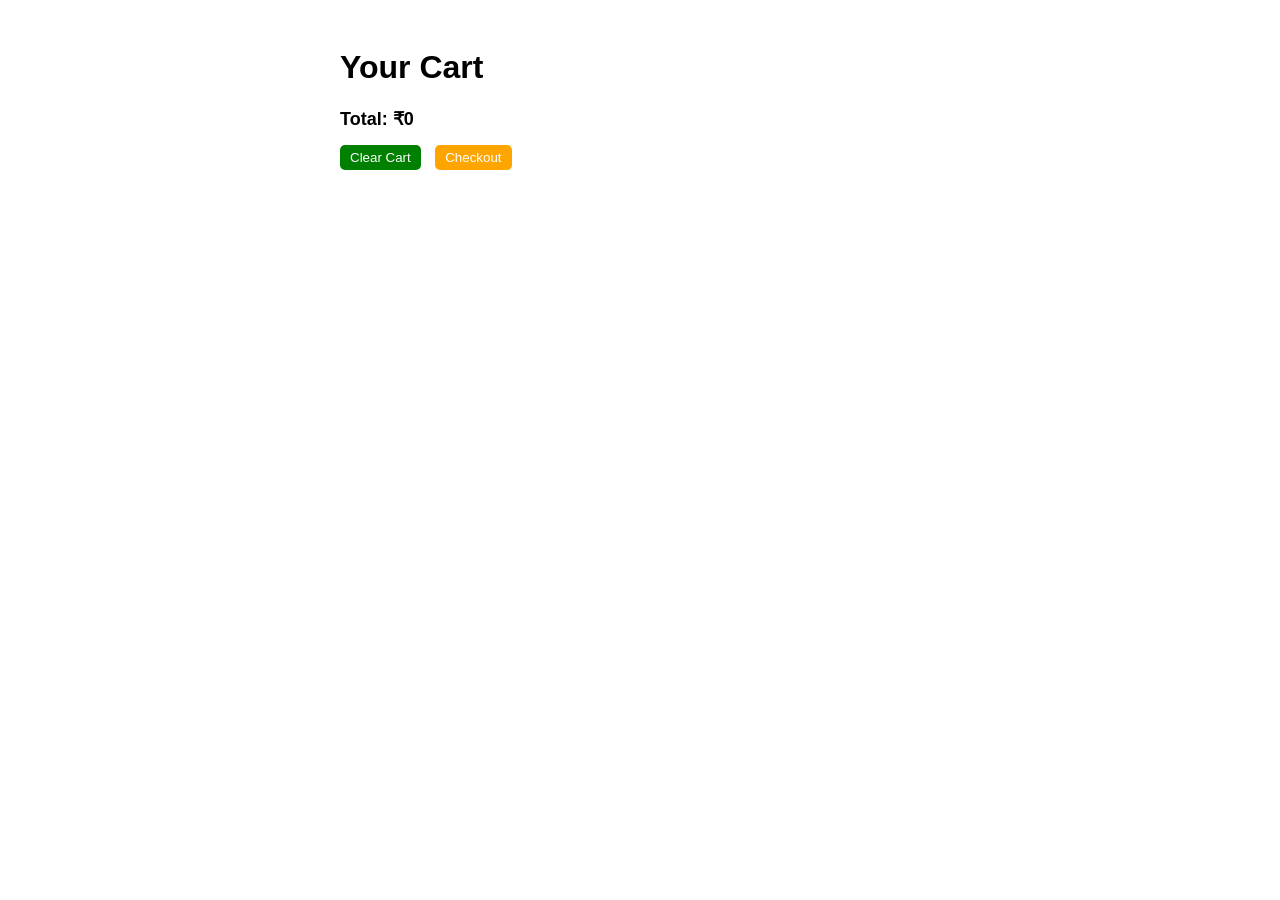
<file: Task-5-main/cart.html>
<!DOCTYPE html>
<html lang="en">
<head>
  <meta charset="UTF-8">
  <meta name="viewport" content="width=device-width, initial-scale=1.0">
  <title>Cart Page</title>
  <style>
    body {
      font-family: Arial, sans-serif;
      padding: 20px;
    }
    .cart-container {
      max-width: 600px;
      margin: auto;
    }
    ul {
      list-style: none;
      padding: 0;
    }
    li {
      display: flex;
      align-items: center;
      margin: 10px 0;
      background: #f8f8f8;
      padding: 10px;
      border-radius: 5px;
      justify-content: space-between;
    }
    li img {
      border-radius: 5px;
      margin-right: 10px;
    }
    button {
      padding: 5px 10px;
      background: red;
      color: white;
      border: none;
      border-radius: 5px;
      cursor: pointer;
    }
    #cartTotal {
      font-size: 18px;
      margin-top: 20px;
      font-weight: bold;
    }
    .btns {
      margin-top: 15px;
    }
    .btns button {
      margin-right: 10px;
      background: green;
    }
    .btns button:last-child {
      background: orange;
    }
  </style>
</head>
<body>
  <div class="cart-container">
    <h1>Your Cart</h1>
    <ul id="cartItems"></ul>
    <h2 id="cartTotal">Total: ₹0</h2>
    <div class="btns">
      <button onclick="clearCart()">Clear Cart</button>
      <button onclick="checkout()">Checkout</button>
    </div>
  </div>

  <script>
    let cart = JSON.parse(localStorage.getItem("cart")) || [];
    function renderCart() {
      const cartItems = document.getElementById("cartItems");
      const cartTotal = document.getElementById("cartTotal");
      cartItems.innerHTML = "";
      let total = 0;
      cart.forEach((item, index) => {
        let price = parseFloat(item.price.toString().replace("₹", "").trim());
        let quantity = item.quantity || 1;
        total += price * quantity;
        cartItems.innerHTML += `
          <li>
            <div>
              <img src="${item.image}" width="50" height="50">
              ${item.name} - ₹${price} × ${quantity}
            </div>
            <button onclick="removeItem(${index})">Remove</button>
          </li>
        `;
      });
      cartTotal.innerText = "Total: ₹" + total;
    }

    function removeItem(index) {
      cart.splice(index, 1);
      localStorage.setItem("cart", JSON.stringify(cart));
      renderCart();
    }

    function clearCart() {
      cart = [];
      localStorage.removeItem("cart");
      renderCart();
    }

    function checkout() {
      if (cart.length === 0) {
        alert("Your cart is empty!");
        return;
      }
      alert("Thank you for your purchase 🎉! Total bill: ₹" + 
            document.getElementById("cartTotal").innerText.replace("Total: ₹",""));
      clearCart();
    }
    renderCart();
  </script>
</body>
</html>
</file>
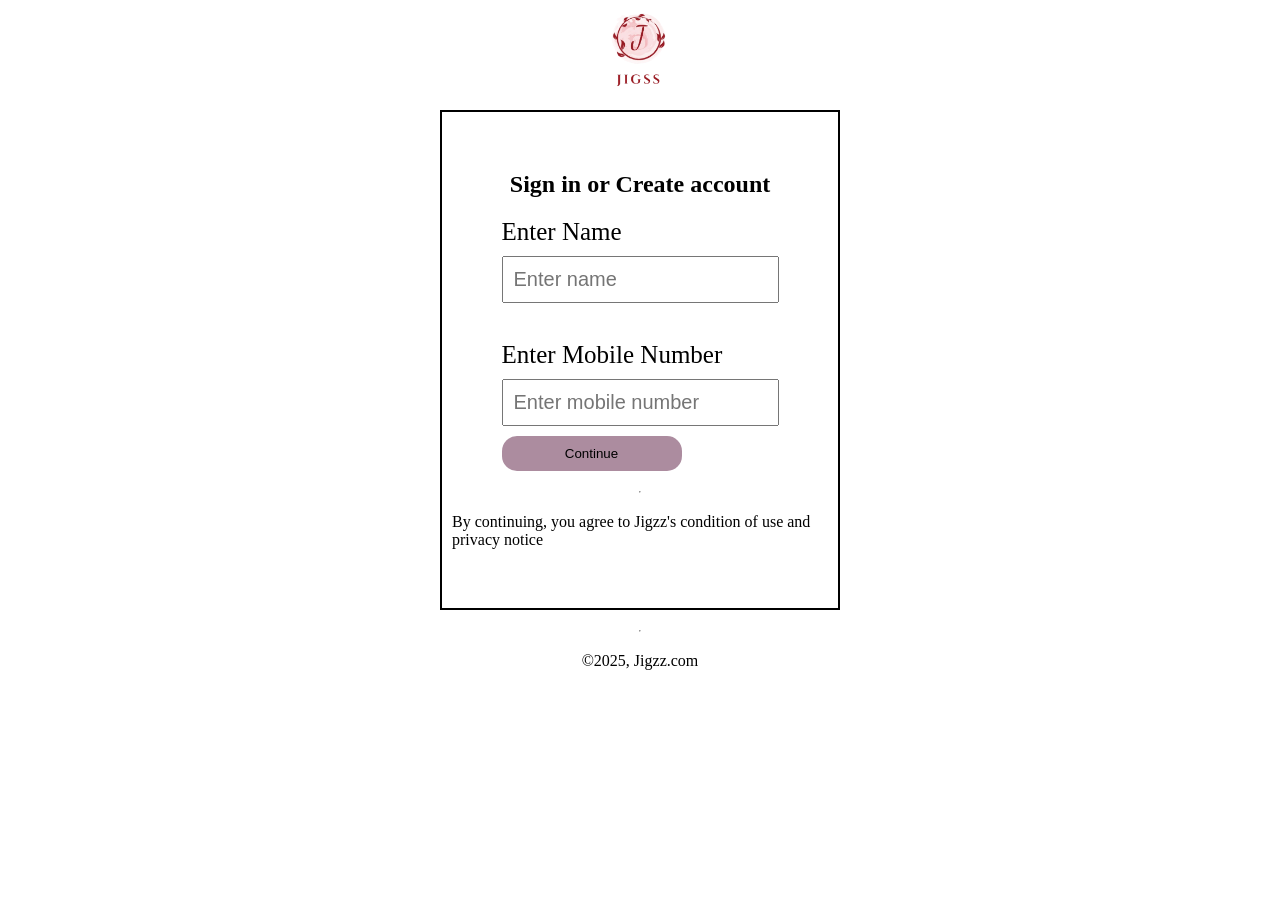
<file: Task-5-main/login.html>
<!DOCTYPE html>
<html lang="en">
<head>
    <meta charset="UTF-8">
    <meta name="viewport" content="width=device-width, initial-scale=1.0">
    <title>User login</title>
    <link rel="stylesheet" href="form.css">
</head>
<body>
    <div class="main">
        <img src="LOGO.png" alt="Logo">
        <div class="form">
            <h2>Sign in or Create account</h2>
           <form onsubmit="return loginUser(event)">
    <label>Enter Name</label>
    <input type="text" id="username" placeholder="Enter name" required><br>
    <label>Enter Mobile Number</label>
    <input type="number" id="mobile" placeholder="Enter mobile number" required>                
    <button type="submit">Continue</button>
</form>
            <hr>
            <p>By continuing, you agree to Jigzz's condition of use and privacy notice</p>
        </div>
        <hr>
        <p>&copy;2025, Jigzz.com</p>
    </div>

    <script>
        function loginUser(event) {
        event.preventDefault(); // stop form from reloading page

        let username = document.getElementById("username").value;
        let mobile = document.getElementById("mobile").value;

        if (username === "" || mobile === "") {
            alert("Please enter all details");
            return false;
        }

        // save in localStorage
        localStorage.setItem("user", username);
        localStorage.setItem("mobile", mobile);

        alert("Login successful! Welcome " + username);
        window.location.href = "index.html"; // redirect to homepage
        return false;
    }


    </script>
</body>
</html>
</file>
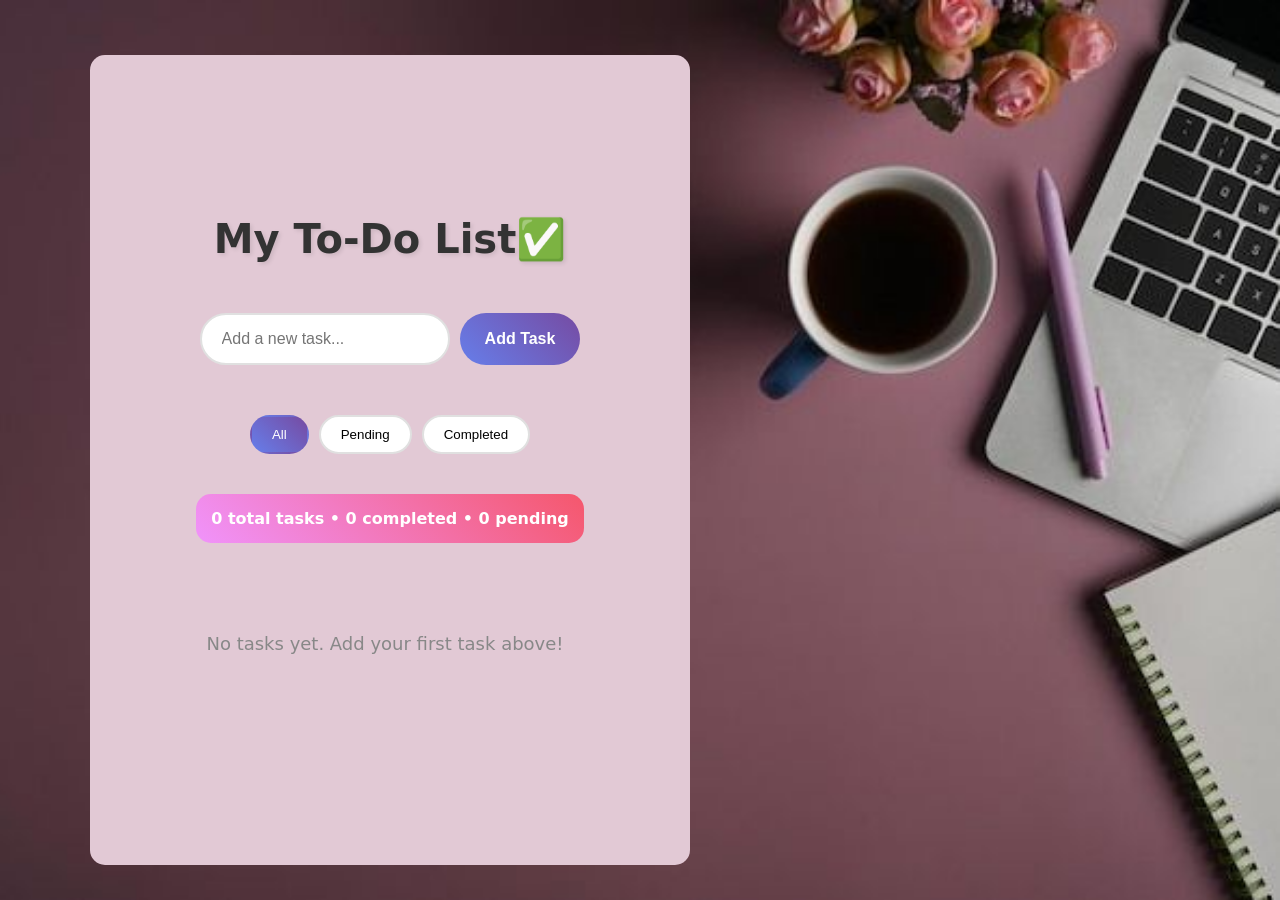
<file: Task-4-main/TO_DO/todo.html>
<!DOCTYPE html>
<html lang="en">
<head>
    <meta charset="UTF-8">
    <meta name="viewport" content="width=device-width, initial-scale=1.0">
    <title>Document</title>
    <link rel="stylesheet" href="todo.css">
</head>
<body>
    <div class="container">
        <h1>My To-Do List✅</h1>
        
        <div class="input-section">
            <input type="text" id="todoInput" placeholder="Add a new task..." maxlength="200">
            <button id="addBtn">Add Task</button>
        </div>

        <div class="filter-section">
            <button class="filter-btn active" data-filter="all">All</button>
            <button class="filter-btn" data-filter="pending">Pending</button>
            <button class="filter-btn" data-filter="completed">Completed</button>
        </div>

        <div class="todo-stats">
            <span id="totalTasks">0</span> total tasks • 
            <span id="completedTasks">0</span> completed • 
            <span id="pendingTasks">0</span> pending
        </div>

        <div id="todoList"></div>

        <button id="clearAllBtn" class="clear-all-btn" style="display: none;">Clear All Tasks</button>
    </div>
    <script src="todo.js"></script>
</body>
</html>
</file>
<file: Task-5-main/form.css>
*{
    margin:0;
    padding:0;
    box-sizing: border-box;
}
body,html{
    height:100%;
    width: 100%;

}
.main{
    padding:10px;
    display: flex;
    flex-direction: column;
    justify-content: center;
    align-items: center;
    gap:20px;
}
img{
    height: 80px;
}
.form{
    display: flex;
    flex-direction: column;
    justify-content: center;
    align-items: center;
    gap:20px;
    border:2px solid black;
    padding:10px;
    height:500px;
    width:400px;
}
.form input{
    padding:10px;       
    font-size: 20px;
}
.form h3{
    font-weight: 200;

}
.form button{
    border:none;
    width:180px;
    padding: 10px;
    border-radius: 15px;
    background-color: rgb(91, 27, 64,0.5);;
}
form label{
    font-size: 25px;;
}
form{
    display: flex;;
    flex-direction: column;
    gap:10px;
}
</file>
<file: Task-4-main/TO_DO/todo.css>
*{
    margin: 0;
    padding: 0;
    box-sizing: border-box;
}
body,html{
    height:100%;
    width:100%;
    font-family: system-ui, -apple-system, BlinkMacSystemFont, 'Segoe UI', Roboto, Oxygen, Ubuntu, Cantarell, 'Open Sans', 'Helvetica Neue', sans-serif;
    background-image: url("bg2.jpg");
    background-repeat: no-repeat;
    background-size: cover;
    background-position: 100% 10%;
    position: absolute;
}
.container{
    position: relative;
    top:55px;
    left:90px;
    height:90%;
    background-color: rgb(226, 201, 213);
    max-width: 600px;
    display: flex;
    justify-content: center;
    align-items: center;
    flex-direction: column;
    gap:20px;
    border-radius: 15px;
    padding: 30px;;
}

h1 {
    text-align: center;
    color: #333;
    margin-bottom: 30px;
    font-size: 2.5em;
    text-shadow: 2px 2px 4px rgba(0, 0, 0, 0.1);
 }

.input-section {
    display: flex;
    gap: 10px;
    margin-bottom: 30px;
    flex-wrap: wrap;
    }

#todoInput {
    flex: 1;
    min-width: 250px;
    padding: 15px 20px;
    border: 2px solid #e0e0e0;
    border-radius: 50px;
    font-size: 16px;
    outline: none;
    transition: all 0.3s ease;
    }

#todoInput:focus {
      border-color: #667eea;
    box-shadow: 0 0 0 3px rgba(102, 126, 234, 0.1);
    }
#addBtn {
    padding: 15px 25px;
    background: linear-gradient(45deg, #667eea, #764ba2);
    color: white;
    border: none;
    border-radius: 50px;
    cursor: pointer;
    font-size: 16px;
    font-weight: bold;
    transition: all 0.3s ease;
    min-width: 100px;
    }
#addBtn:hover {
    transform: translateY(-2px);
    box-shadow: 0 10px 20px rgba(102, 126, 234, 0.3);
    }
.filter-section {
    display: flex;
    justify-content: center;
    gap: 10px;
    margin-bottom: 20px;
    flex-wrap: wrap;
    }
.filter-btn {
    padding: 10px 20px;
    border: 2px solid #e0e0e0;
    background: white;
    border-radius: 25px;
    cursor: pointer;
    transition: all 0.3s ease;
    font-weight: 500;
    }

.filter-btn.active {
    background: linear-gradient(45deg, #667eea, #764ba2);
    color: white;
    border-color: transparent;
    }
.todo-stats {
    text-align: center;
    margin-bottom: 20px;
    padding: 15px;
    background: linear-gradient(45deg, #f093fb 0%, #f5576c 100%);
    border-radius: 15px;
    color: white;
    font-weight: bold;
    }
#todoList {
    max-height: 400px;
    overflow-y: auto;
    padding-right: 10px;
    }
.todo-item {
    display: flex;
    align-items: center;
    padding: 15px 20px;
    margin-bottom: 10px;
    background: white;
    border-radius: 15px;
    box-shadow: 0 5px 15px rgba(0, 0, 0, 0.08);
    transition: all 0.3s ease;
    border-left: 4px solid #667eea;
    animation: slideIn 0.3s ease;
    }
@keyframes slideIn {
    from {
        opacity: 0;
        transform: translateX(-20px);
    }
     to {
        opacity: 1;
        transform: translateX(0);
        }
    }

.todo-item:hover {
    transform: translateY(-2px);
    box-shadow: 0 10px 25px rgba(0, 0, 0, 0.15);
    }
.todo-item.completed {
    opacity: 0.7;
    border-left-color: #4caf50;
    }
.todo-item.completed .todo-text {
    text-decoration: line-through;
    color: #888;
    }
.todo-checkbox {
    width: 20px;
    height: 20px;
    margin-right: 15px;
    cursor: pointer;
    accent-color: #667eea;
    }
.todo-text {
    flex: 1;
    font-size: 16px;
    color: #333;
    word-break: break-word;
    }
.todo-date {
    font-size: 12px;
    color: #888;
    margin-right: 15px;
    }
.delete-btn {
    background: linear-gradient(45deg, #ff6b6b, #ee5a24);
    color: white;
    border: none;
    padding: 8px 12px;
    border-radius: 8px;
    cursor: pointer;
    transition: all 0.3s ease;
    font-weight: bold;
    }
.delete-btn:hover {
    transform: scale(1.05);
    box-shadow: 0 5px 15px rgba(255, 107, 107, 0.4);
    }
.empty-state {
    text-align: center;
    padding: 50px 20px;
    color: #888;
    font-size: 18px;
    }
.clear-all-btn {
    width: 100%;
    padding: 12px;
    background: linear-gradient(45deg, #ff6b6b, #ee5a24);
    color: white;
    border: none;
    border-radius: 15px;
    cursor: pointer;
    font-size: 16px;
    font-weight: bold;
    margin-top: 20px;
    transition: all 0.3s ease;
    }
.clear-all-btn:hover {
    transform: translateY(-2px);
    box-shadow: 0 10px 20px rgba(255, 107, 107, 0.3);
    }
@media (max-width: 600px) {
    .container {
        margin: 10px;
        padding: 20px;
        }
        h1 {
        font-size: 2em;
        }
        .input-section {
        flex-direction: column;
        }
        #todoInput {
        min-width: auto;
        }
        }
</file>
